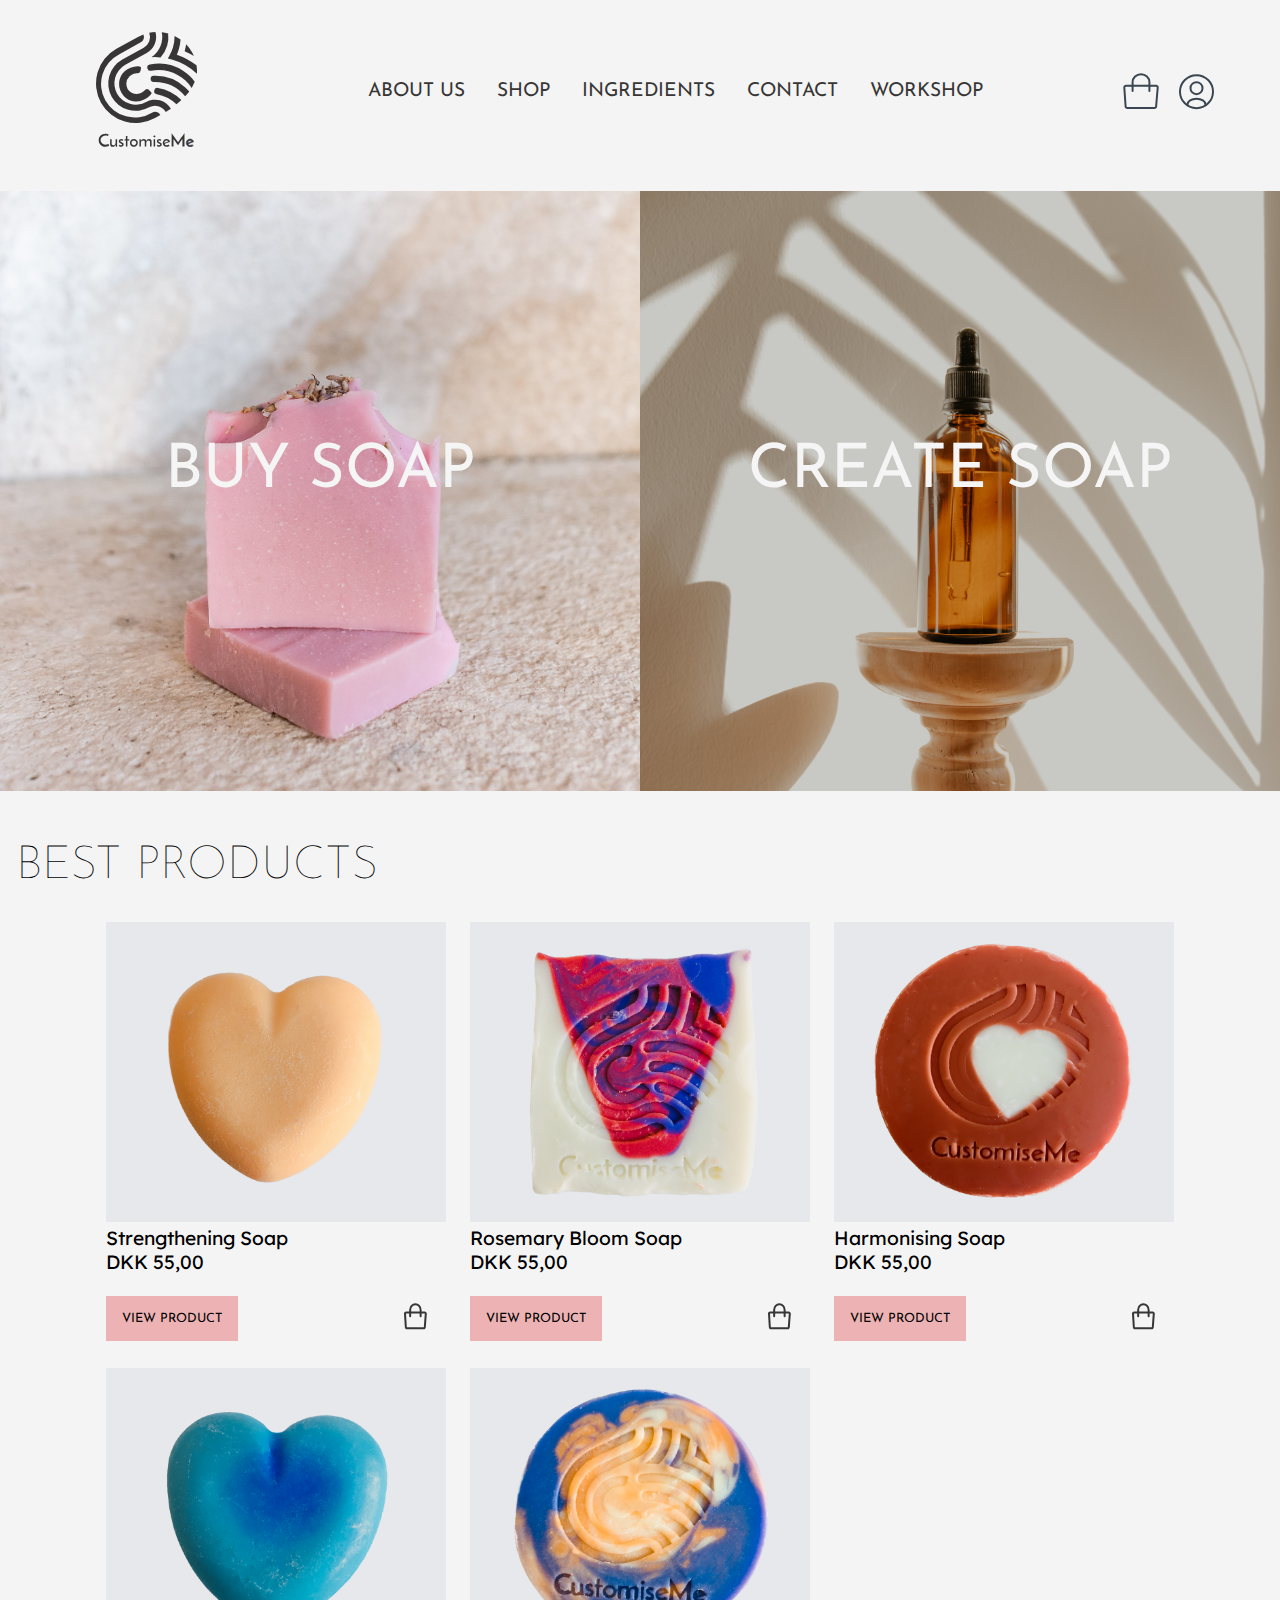
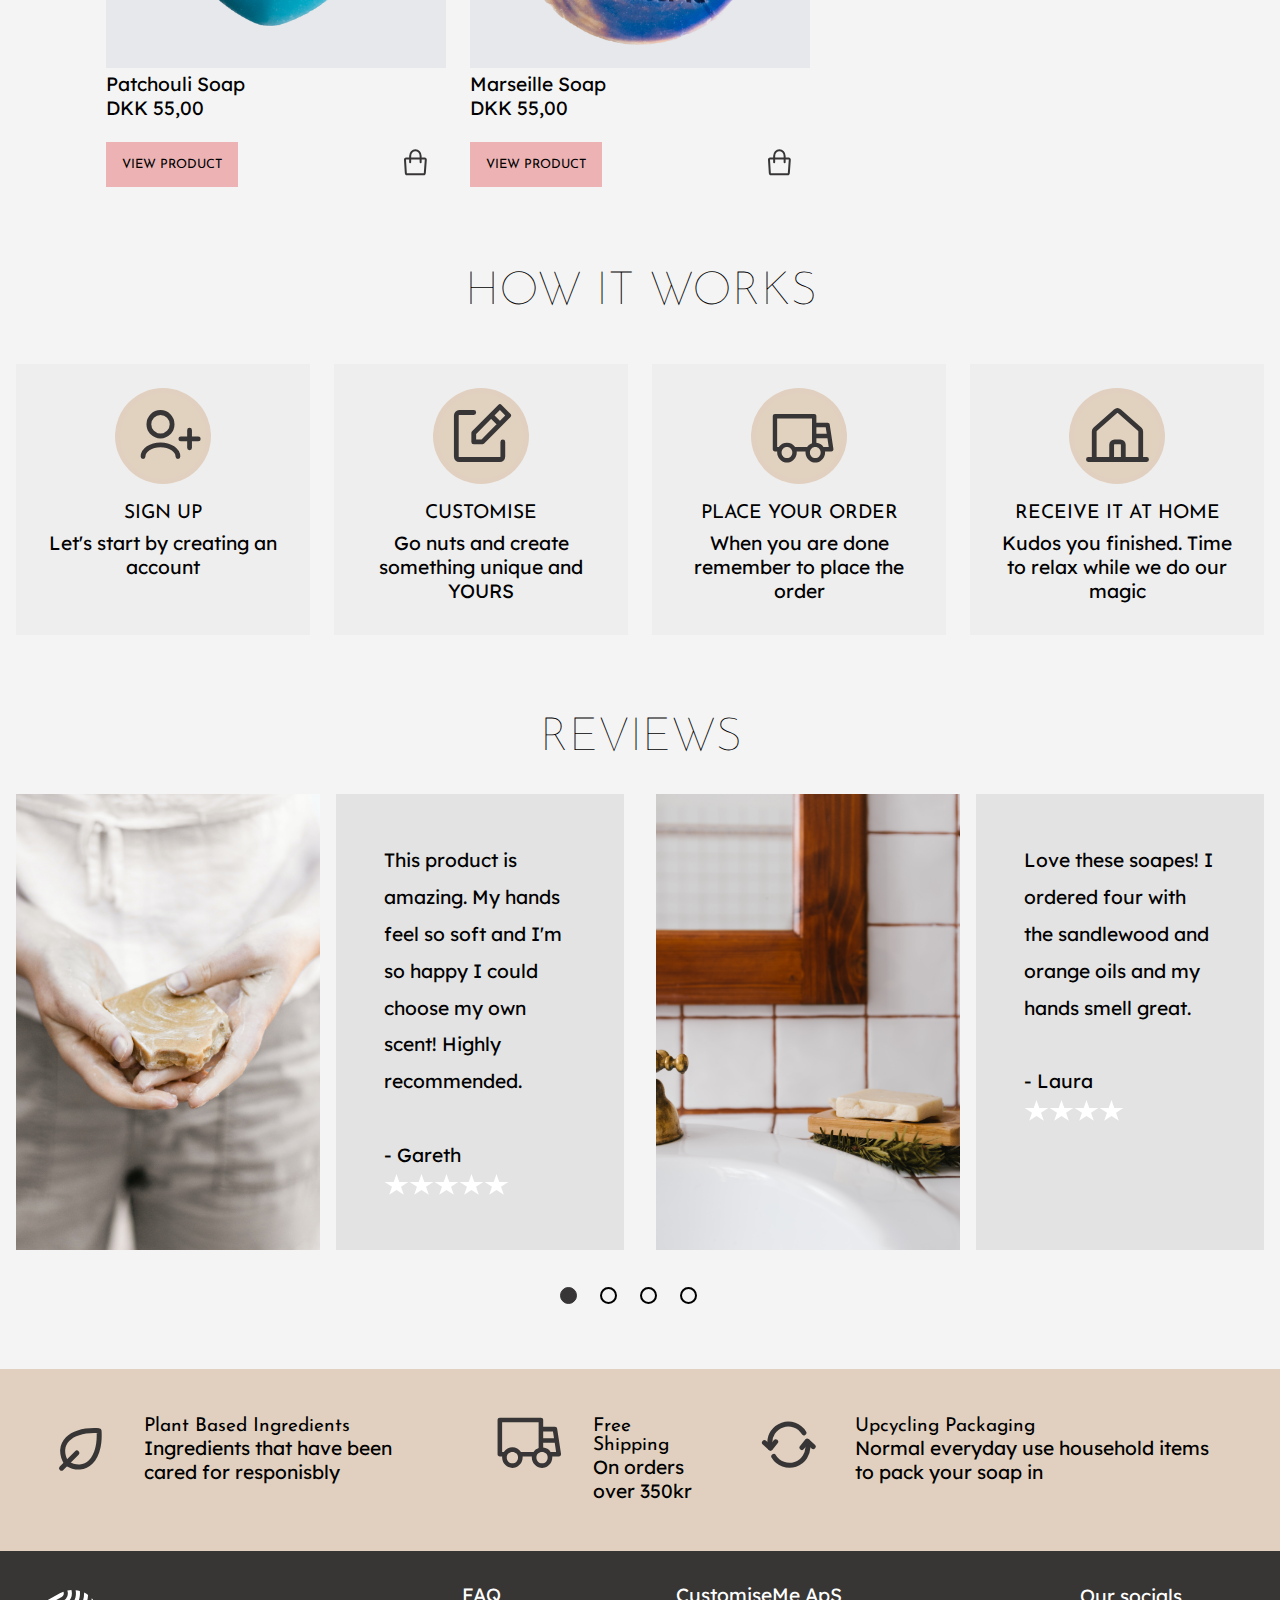
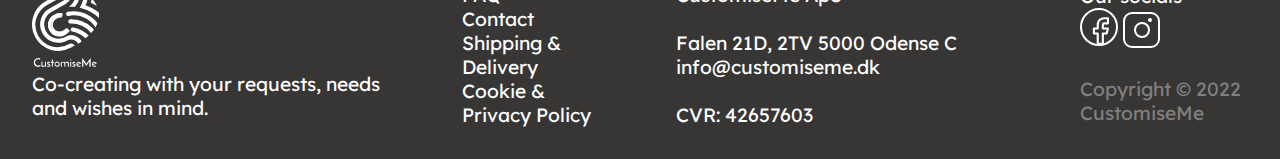
<file: index.html>
<!DOCTYPE html>
<html lang="en">
  <head>
    <meta charset="UTF-8" />
    <meta http-equiv="X-UA-Compatible" content="IE=edge" />
    <meta name="viewport" content="width=device-width, initial-scale=1.0" />
    <title>Landing Page</title>
    <link rel="stylesheet" href="style.css" />
  </head>
  <body>
    <header class="banner">
      <div class="navflex">
        <div class="logo">
          <a href="#0"><img src="svg/customiseme.svg" alt="logo" /></a>
        </div>
        <div class="togglebuttonflex">
          <img class="toggle-btn" src="svg/menu.svg" alt="menu" />
        </div>
      </div>

      <nav>
        <ul>
          <li><a href="index.html">ABOUT US</a></li>
          <li><a href="productlist.html">SHOP</a></li>
          <li><a href="index.html">INGREDIENTS</a></li>
          <li><a href="index.html">CONTACT</a></li>
          <li><a href="index.html">WORKSHOP</a></li>
        </ul>
      </nav>
      <div class="navicons">
        <img src="svg/ShoppingBag.svg" alt="shoppingbag" />
        <img src="svg/profile.svg" alt="profile" />
      </div>
    </header>

    <main>
      <section class="images">
        <div class="frame">
          <a href="productlist.html">
            <h1>BUY SOAP</h1>
            <img
              src="img/sincerely-media-WnAWIVf1Md8-unsplash.jpg"
              alt="Buy Soap"
            />
          </a>
        </div>
        <div class="frame">
          <a href="customise.html">
            <h1>CREATE SOAP</h1>
            <img
              src="img/kadarius-seegars-Mxy5gokl8mE-unsplash.jpg"
              alt="Create Soap"
            />
          </a>
        </div>
      </section>

      <section class="bestproducts">
        <h2>BEST PRODUCTS</h2>
        <div class="productgrid">
          <article>
            <a href="product.html?id=6225fc81b553854000016494"
              ><img src="img/newsoapphotos/soap2.jpeg" alt="barpic"
            /></a>
            <div class="soapinfo">
              <p class="productname">Strengthening Soap</p>
              <p class="price">DKK 55,00</p>
            </div>
            <div class="buttons">
              <p>
                <a
                  href="product.html?id=6225fc81b553854000016494"
                  class="buttonstyle"
                  >VIEW PRODUCT</a
                >
              </p>
              <div class="soppingbag"></div>
            </div>
          </article>
          <article>
            <a href="product.html?id=6225fc1bb55385400001648c"
              ><img src="img/newsoapphotos/soap7.jpeg" alt="barpic"
            /></a>
            <div class="soapinfo">
              <p class="productname">Rosemary Bloom Soap</p>
              <p class="price">DKK 55,00</p>
            </div>
            <div class="buttons">
              <p>
                <a
                  href="product.html?id=6225fc1bb55385400001648c"
                  class="buttonstyle"
                  >VIEW PRODUCT</a
                >
              </p>
              <div class="soppingbag"></div>
            </div>
          </article>
          <article>
            <a href="product.html?id=6225f9bfb553854000016459"
              ><img src="img/newsoapphotos/soap13.jpeg" alt="barpic"
            /></a>
            <div class="soapinfo">
              <p class="productname">Harmonising Soap</p>
              <p class="price">DKK 55,00</p>
            </div>
            <div class="buttons">
              <p>
                <a
                  href="product.html?id=6225f9bfb553854000016459"
                  class="buttonstyle"
                  >VIEW PRODUCT</a
                >
              </p>
              <div class="soppingbag"></div>
            </div>
          </article>
          <article>
            <a href="product.html?id=6225fb2cb553854000016479"
              ><img src="img/newsoapphotos/soap3.jpeg" alt="barpic"
            /></a>
            <div class="soapinfo">
              <p class="productname">Patchouli Soap</p>
              <p class="price">DKK 55,00</p>
            </div>
            <div class="buttons">
              <p>
                <a
                  href="product.html?id=6225fb2cb553854000016479"
                  class="buttonstyle"
                  >VIEW PRODUCT</a
                >
              </p>
              <div class="soppingbag"></div>
            </div>
          </article>
          <article>
            <a href="product.html?id=6225fb05b553854000016475"
              ><img src="img/newsoapphotos/soap11.jpeg" alt="barpic"
            /></a>
            <div class="soapinfo">
              <p class="productname">Marseille Soap</p>
              <p class="price">DKK 55,00</p>
            </div>
            <div class="buttons">
              <p>
                <a
                  href="product.html?id=6225fb05b553854000016475"
                  class="buttonstyle"
                  >VIEW PRODUCT</a
                >
              </p>
              <div class="soppingbag"></div>
            </div>
          </article>
        </div>
      </section>

      <section class="howitworks">
        <h2>HOW IT WORKS</h2>
        <div class="howgrid">
          <article>
            <img src="svg/user.svg" alt="svg" />
            <h3>SIGN UP</h3>
            <p>Let's start by creating an account</p>
          </article>
          <article>
            <img src="svg/custom.svg" alt="svg" />
            <h3>CUSTOMISE</h3>
            <p>Go nuts and create something unique and YOURS</p>
          </article>
          <article>
            <img src="svg/truck.svg" alt="svg" />
            <h3>PLACE YOUR ORDER</h3>
            <p>When you are done remember to place the order</p>
          </article>
          <article>
            <img src="svg/house.svg" alt="svg" />
            <h3>RECEIVE IT AT HOME</h3>
            <p>Kudos you finished. Time to relax while we do our magic</p>
          </article>
        </div>
      </section>

      <section class="reviews">
        <h2>REVIEWS</h2>
        <div class="reviewlayout">
          <article class="singlereview">
            <img src="img/sincerely-media-UmDfdonflT0-unsplash.jpg" alt="" />
            <div class="textcontainer">
              <p>
                This product is amazing. My hands feel so soft and I'm so happy
                I could choose my own scent! Highly recommended. <br />
                <br />
                - Gareth
              </p>
              <div class="stars5"></div>
            </div>
          </article>
          <article class="singlereview">
            <img src="img/nadia-clabassi-JlNVIpjk478-unsplash.jpg" alt="" />
            <div class="textcontainer">
              <p>
                Love these soapes! I ordered four with the sandlewood and orange
                oils and my hands smell great. <br />
                <br />
                - Laura
              </p>
              <div class="stars4"></div>
            </div>
          </article>
        </div>
        <div class="dots">
          <div class="full"></div>
          <div class="empty"></div>
          <div class="empty"></div>
          <div class="empty"></div>
        </div>
      </section>

      <section class="companyinfo">
        <div class="ingredients">
          <div class="plant"></div>
          <div class="companytext">
            <h3>Plant Based Ingredients</h3>
            <p>Ingredients that have been cared for responisbly</p>
          </div>
        </div>
        <div class="shipping">
          <div class="car"></div>
          <div class="companytext">
            <h3>Free Shipping</h3>
            <p>On orders over 350kr</p>
          </div>
        </div>
        <div class="packaging">
          <div class="upcycle"></div>
          <div class="companytext">
            <h3>Upcycling Packaging</h3>
            <p>Normal everyday use household items to pack your soap in</p>
          </div>
        </div>
      </section>
    </main>
    <footer>
      <div>
        <a href="#0"><img src="svg/whitelogo.svg" alt="whitelogo" /></a>
        <p>Co-creating with your requests, needs and wishes in mind.</p>
      </div>
      <ul>
        <li>FAQ</li>
        <li>Contact</li>
        <li>Shipping & Delivery</li>
        <li>Cookie & Privacy Policy</li>
      </ul>
      <div>
        <p>
          CustomiseMe ApS <br /><br />
          Falen 21D, 2TV 5000 Odense C info@customiseme.dk
          <br /><br />
          CVR: 42657603
        </p>
      </div>
      <div class="socials">
        <p>Our socials</p>
        <a class="fb" href="https://www.facebook.com/customisemedk"
          ><img src="svg/facebook.svg" alt="facebook"
        /></a>
        <a href="https://www.instagram.com/customisemedk/"
          ><img src="svg/instagram.svg" alt="instagram"
        /></a>
        <br /><br />
        <p class="copyright">Copyright &copy; 2022 CustomiseMe</p>
      </div>
    </footer>
    <script src="burgermenu.js"></script>
  </body>
</html>
</file>
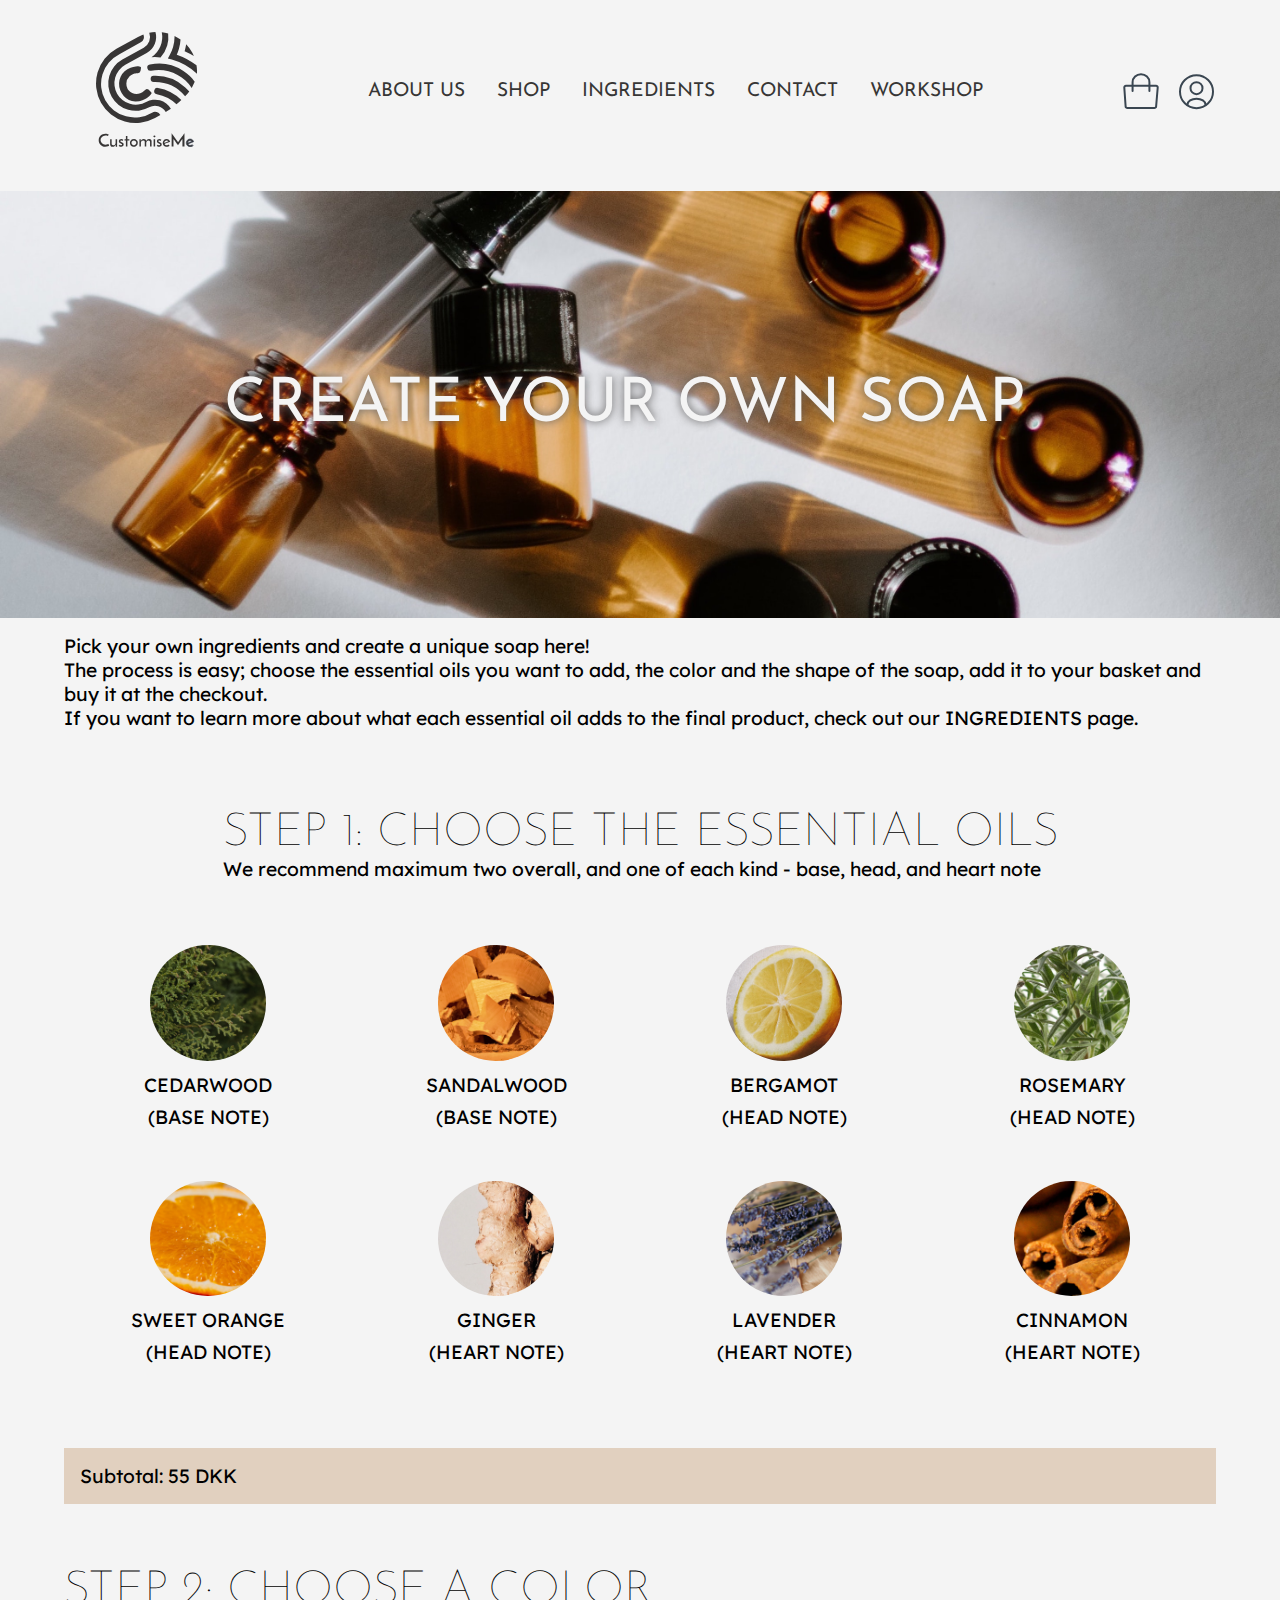
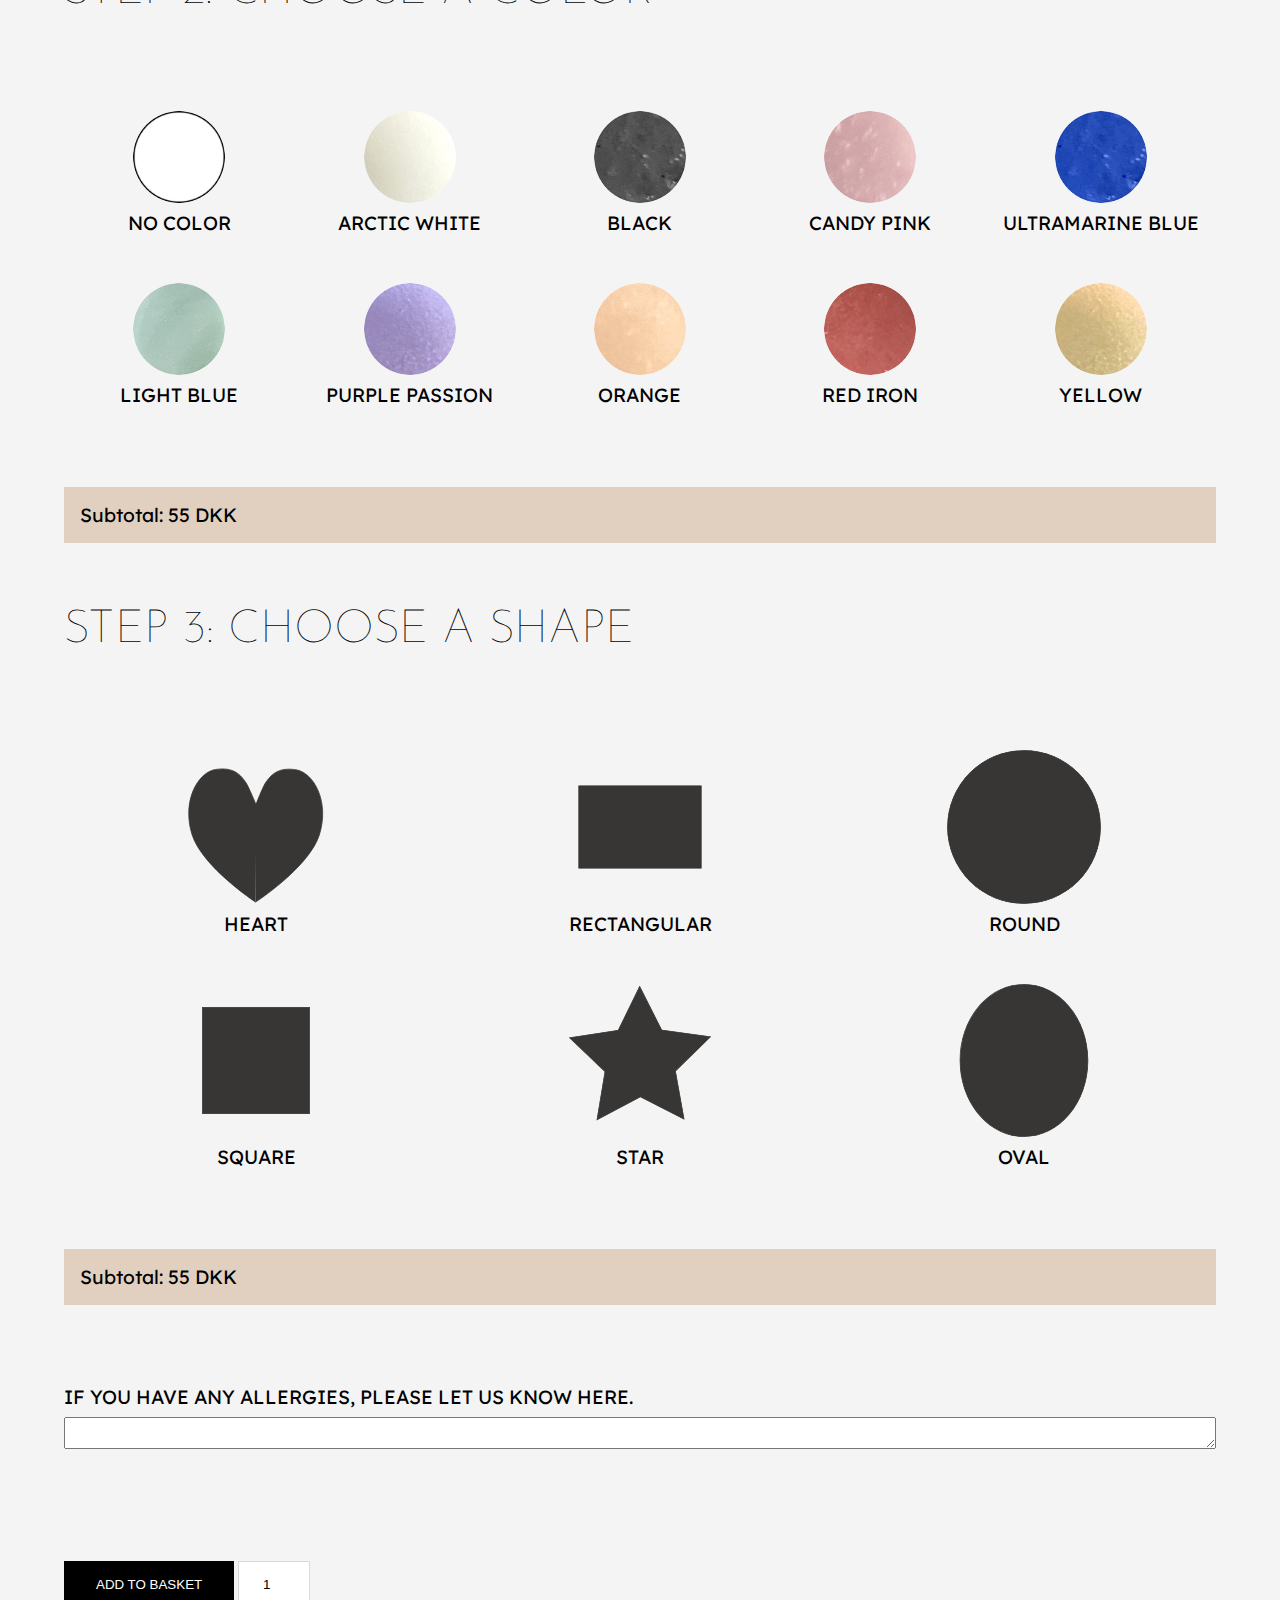
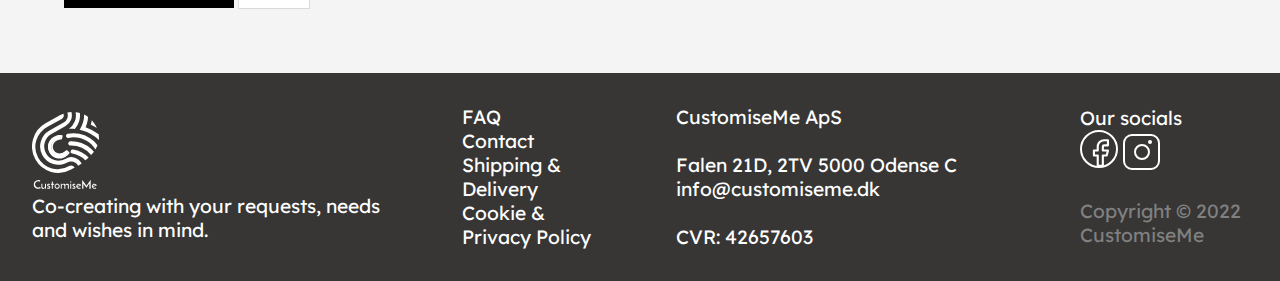
<file: customise.html>
<!DOCTYPE html>
<html lang="en">
  <head>
    <meta charset="UTF-8" />
    <meta http-equiv="X-UA-Compatible" content="IE=edge" />
    <meta name="viewport" content="width=device-width, initial-scale=1.0" />
    <title>Customise Page</title>
    <link rel="stylesheet" href="customise.css" />
    <link rel="stylesheet" href="style.css" />
  </head>
  <body>
    <header class="banner">
      <div class="navflex">
        <div class="logo">
          <a href="index.html"><img src="svg/customiseme.svg" alt="logo" /></a>
        </div>
        <div class="togglebuttonflex">
          <img class="toggle-btn" src="svg/menu_black_24dp.svg" alt="menu" />
        </div>
      </div>

      <nav>
        <ul>
          <li><a href="index.html">ABOUT US</a></li>
          <li><a href="productlist.html">SHOP</a></li>
          <li><a href="index.html">INGREDIENTS</a></li>
          <li><a href="index.html">CONTACT</a></li>
          <li><a href="index.html">WORKSHOP</a></li>
        </ul>
      </nav>
      <div class="navicons">
        <img src="svg/ShoppingBag.svg" alt="shoppingbag" />
        <img src="svg/profile.svg" alt="profile" />
      </div>
    </header>
    <main id="customisemain">
      <div id="header">
        <img src="img/header.jpg" alt="header" />
        <div id="header_text">
          <h1>Create your own soap</h1>
        </div>
      </div>

      <div id="explanation">
        <p>
          Pick your own ingredients and create a unique soap here!<br />
          The process is easy; choose the essential oils you want to add, the
          color and the shape of the soap, add it to your basket and buy it at
          the checkout.<br />
          If you want to learn more about what each essential oil adds to the
          final product, check out our INGREDIENTS page.
        </p>
      </div>

      <form name="customise" method="POST" data-netlify="true">
        <!-- STEP ONE: CHOOSE ESSENTIAL OILS -->
        <div class="smallflex">
          <div id="title_subtitle">
            <h2>Step 1: Choose the essential oils</h2>
            <p>
              We recommend maximum two overall, and one of each kind - base,
              head, and heart note
            </p>
          </div>

          <div id="options1">
            <label class="oil_check">
              <input type="checkbox" name="oil" value="cedarwood" />
              <img src="img/cedarimg.jpg" alt="cedar_img" />
              Cedarwood<br />
              (base note)
            </label>

            <label class="oil_check">
              <input type="checkbox" name="oil" value="sandalwood" />
              <img src="img/sandalimg.jpg" alt="sandal_img" />
              Sandalwood<br />(base note)
            </label>

            <label class="oil_check">
              <input type="checkbox" name="oil" value="bergamot" />
              <img src="img/bergamotimg.jpg" alt="bergamot_img" />
              Bergamot<br />(head note)
            </label>

            <label class="oil_check">
              <input type="checkbox" name="oil" value="rosemary" />
              <img src="img/rosemimg.jpg" alt="rosemary_img" />
              Rosemary<br />(head note)
            </label>

            <label class="oil_check">
              <input type="checkbox" name="oil" value="sweetorange" />
              <img src="img/orimg.jpg" alt="orange_img" />
              Sweet orange<br />(head note)
            </label>

            <label class="oil_check">
              <input type="checkbox" name="oil" value="ginger" />
              <img src="img/gingimg.jpg" alt="ginger_img" />
              Ginger<br />(heart note)
            </label>

            <label class="oil_check">
              <input type="checkbox" name="oil" value="lavender" />
              <img src="img/lavendimg.jpg" alt="lavender_img" />
              Lavender<br />(heart note)
            </label>

            <label class="oil_check">
              <input type="checkbox" name="oil" value="cinnamon" />
              <img src="img/cinnimg.jpg" alt="cinnamon_img" />
              Cinnamon<br />(heart note)
            </label>
          </div>
        </div>

        <div class="subtotal">
          <div class="subtotal_box">
            <p>Subtotal: 55 DKK</p>
          </div>
        </div>

        <!-- STEP TWO: CHOOSE COLOR -->
        <!-- <div class="smallflex"> -->

        <div class="title">
          <h2>Step 2: Choose a color</h2>
        </div>

        <div id="options2">
          <label>
            <input type="checkbox" name="color" value="nocolor" />
            <img src="img/nocolor.jpg" alt="nocolor_img" />
            No Color
          </label>

          <label>
            <input type="checkbox" name="color" value="arcticwhite" />
            <img src="img/white.jpg" alt="white_img" />
            Arctic White
          </label>

          <label>
            <input type="checkbox" name="color" value="black" />
            <img src="img/black.jpg" alt="black_img" />
            Black
          </label>

          <label>
            <input type="checkbox" name="color" value="candypink" />
            <img src="img/pink.jpg" alt="candypink_img" />
            Candy Pink
          </label>

          <label>
            <input type="checkbox" name="color" value="ultramarineblue" />
            <img src="img/ultrablue.jpg" alt="ultramarineblue_img" />
            Ultramarine Blue
          </label>

          <label>
            <input type="checkbox" name="color" value="lightblue" />
            <img src="img/lightblue.jpg" alt="lightblue_img" />
            Light Blue
          </label>

          <label>
            <input type="checkbox" name="color" value="purplepassion" />
            <img src="img/purple.jpg" alt="purplepassion_img" />
            Purple Passion
          </label>

          <label>
            <input type="checkbox" name="color" value="orange" />
            <img src="img/orange.jpg" alt="orange_img" />
            Orange
          </label>

          <label>
            <input type="checkbox" name="color" value="rediron" />
            <img src="img/rediron.jpg" alt="rediron_img" />
            Red Iron
          </label>

          <label>
            <input type="checkbox" name="color" value="yellow" />
            <img src="img/yellow.jpg" alt="yellow_img" />
            Yellow
          </label>
        </div>

        <div class="subtotal">
          <div class="subtotal_box">
            <p>Subtotal: 55 DKK</p>
          </div>
        </div>
        <!-- </div> -->

        <!-- STEP THREE: CHOOSE SHAPE -->
        <!-- <div class="smallflex"> -->

        <div class="title">
          <h2>Step 3: Choose a shape</h2>
        </div>

        <div id="options3">
          <label>
            <input type="radio" name="shape" />
            <img src="img/heart.svg" alt="heart_shape" />
            Heart
          </label>

          <label>
            <input type="radio" name="shape" />
            <img src="img/rectangle.svg" alt="rect_shape" />
            Rectangular
          </label>

          <label>
            <input type="radio" name="shape" />
            <img src="img/round.svg" alt="round_shape" />
            Round
          </label>

          <label>
            <input type="radio" name="shape" />
            <img src="img/square.svg" alt="square_shape" />
            Square
          </label>

          <label>
            <input type="radio" name="shape" />
            <img src="img/star.svg" alt="star_shape" />
            Star
          </label>

          <label>
            <input type="radio" name="shape" />
            <img src="img/oval.svg" alt="oval_shape" />
            Oval
          </label>
        </div>

        <div class="subtotal">
          <div class="subtotal_box">
            <p>Subtotal: 55 DKK</p>
          </div>
        </div>

        <!-- ALLERGIES -->

        <div id="allergies">
          <label>
            If you have any allergies, please let us know here.
            <textarea name="message"></textarea>
          </label>
        </div>

        <div>
          <button class="basket">ADD TO BASKET</button>
          <input
            class="quant"
            type="number"
            id="quantity"
            name="quantity"
            min="1"
            max="10"
            value="1"
          />
        </div>

        <!-- </div> -->
      </form>
    </main>
    <footer>
      <div>
        <a href="#0"><img src="svg/whitelogo.svg" alt="whitelogo" /></a>
        <p>Co-creating with your requests, needs and wishes in mind.</p>
      </div>
      <ul>
        <li>FAQ</li>
        <li>Contact</li>
        <li>Shipping & Delivery</li>
        <li>Cookie & Privacy Policy</li>
      </ul>
      <div>
        <p>
          CustomiseMe ApS <br /><br />
          Falen 21D, 2TV 5000 Odense C info@customiseme.dk
          <br /><br />
          CVR: 42657603
        </p>
      </div>
      <div class="socials">
        <p>Our socials</p>
        <a href="https://www.facebook.com/customisemedk"
          ><img src="svg/facebook.svg" alt="facebook"
        /></a>
        <a href="https://www.instagram.com/customisemedk/"
          ><img src="svg/instagram.svg" alt="instagram"
        /></a>
        <br /><br />
        <p class="copyright">Copyright &copy; 2022 CustomiseMe</p>
      </div>
    </footer>
  </body>
</html>
</file>
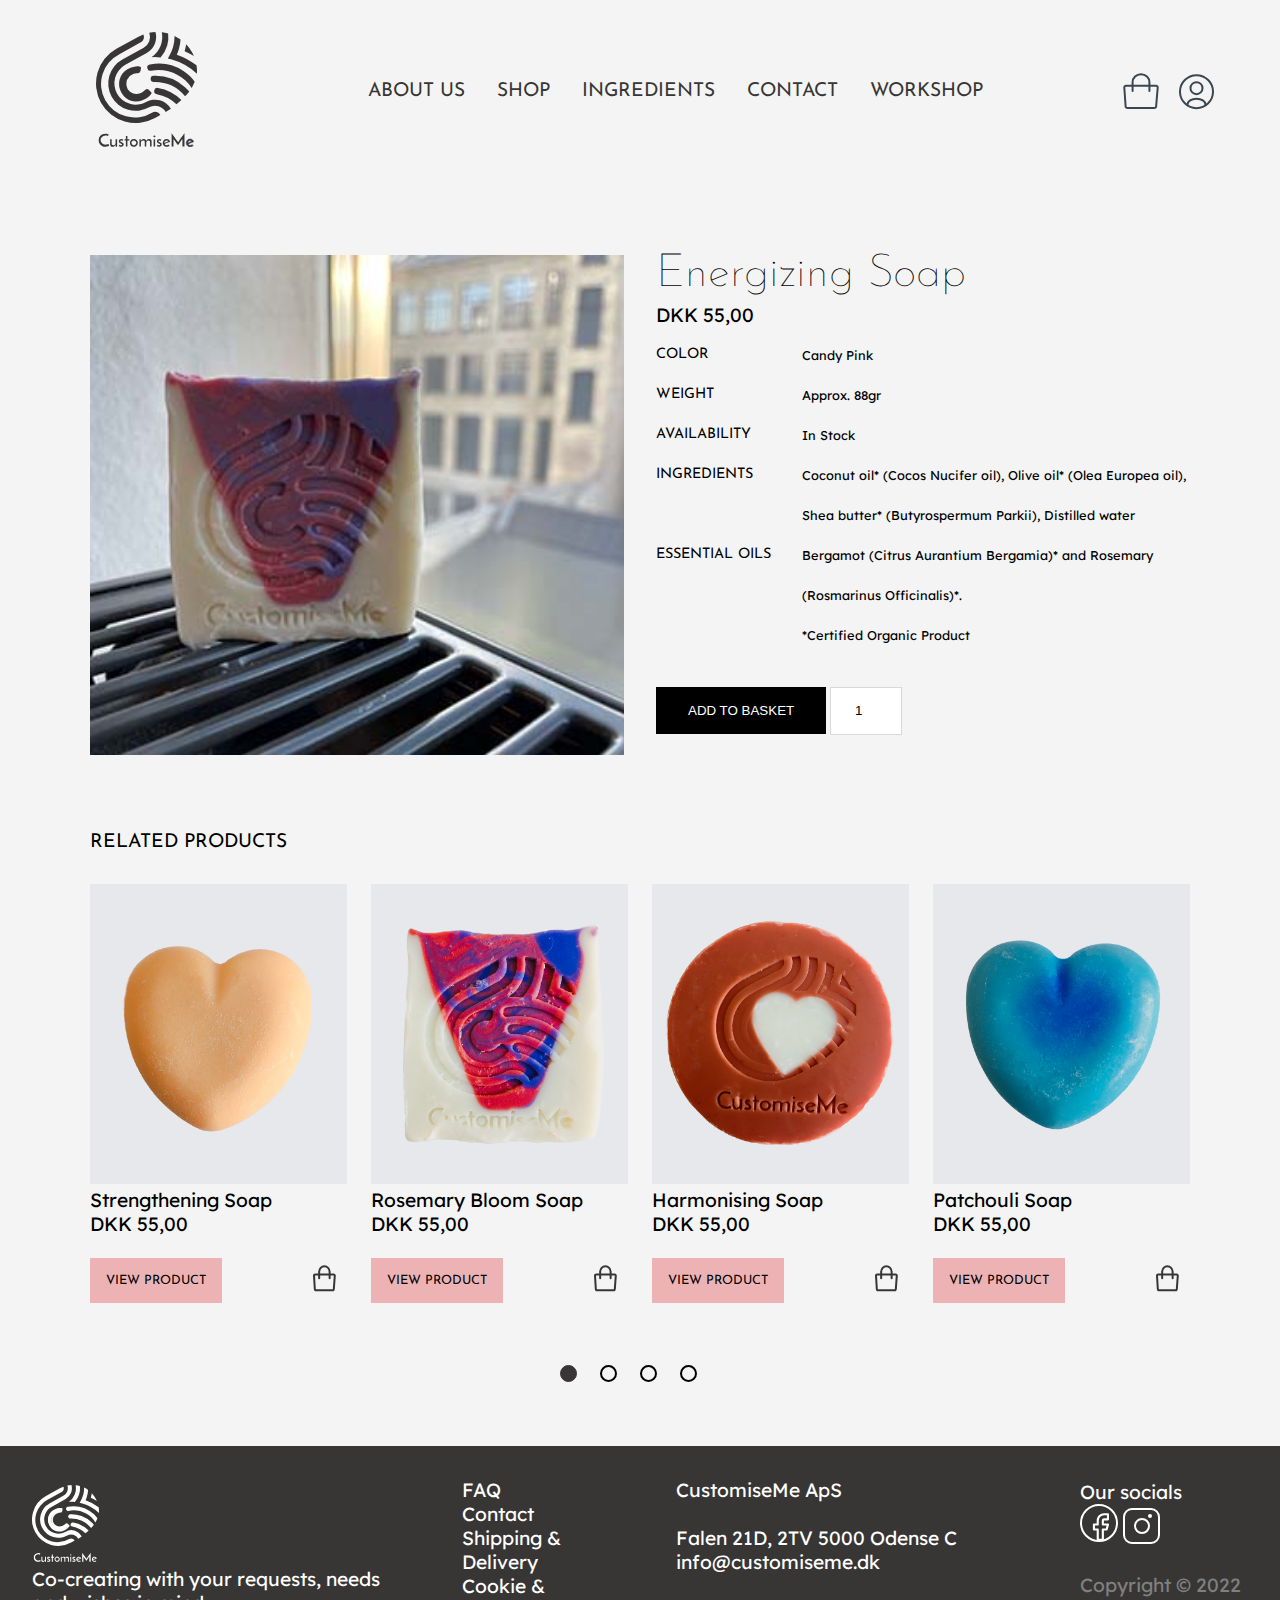
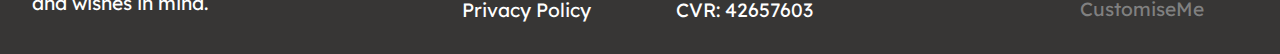
<file: product.html>
<!DOCTYPE html>
<html lang="en">
  <head>
    <meta charset="UTF-8" />
    <meta http-equiv="X-UA-Compatible" content="IE=edge" />
    <meta name="viewport" content="width=device-width, initial-scale=1.0" />
    <title>Single Product</title>
    <link rel="stylesheet" href="style.css" />
  </head>
  <body>
    <header class="banner">
      <div class="navflex">
        <div class="logo">
          <a href="index.html"><img src="svg/customiseme.svg" alt="logo" /></a>
        </div>
        <div class="togglebuttonflex">
          <img class="toggle-btn" src="svg/menu_black_24dp.svg" alt="menu" />
        </div>
      </div>

      <nav>
        <ul>
          <li><a href="index.html">ABOUT US</a></li>
          <li><a href="productlist.html">SHOP</a></li>
          <li><a href="index.html">INGREDIENTS</a></li>
          <li><a href="index.html">CONTACT</a></li>
          <li><a href="index.html">WORKSHOP</a></li>
        </ul>
      </nav>
      <div class="navicons">
        <img src="svg/ShoppingBag.svg" alt="shoppingbag" />
        <img src="svg/profile.svg" alt="profile" />
      </div>
    </header>

    <main>
      <section class="singlesoap">
        <div class="soapcontainer">
          <img src="img/IMG_2627.jpg" alt="soap" />
        </div>
        <div class="soapinfo">
          <h2 class="soapname">Energizing Soap</h2>

          <div class="pricebox">
            <p>DKK <span class="price"> 55</span>,00</p>
          </div>

          <div class="colorbox">
            <h4>COLOR</h4>
            <p class="color">Candy Pink</p>
          </div>

          <div class="weightbox">
            <h4>WEIGHT</h4>
            <p class="weight">Approx. 88gr</p>
          </div>

          <div class="availbox">
            <h4>AVAILABILITY</h4>
            <p class="availability">In Stock</p>
          </div>

          <div class="ingredbox">
            <h4>INGREDIENTS</h4>
            <p class="ingredients">
              Coconut oil* (Cocos Nucifer oil), Olive oil* (Olea Europea oil),
              Shea butter* (Butyrospermum Parkii), Distilled water
            </p>
          </div>

          <div class="essentialbox">
            <h4>ESSENTIAL OILS</h4>
            <p class="essential">
              Bergamot (Citrus Aurantium Bergamia)* and Rosemary (Rosmarinus
              Officinalis)*.
            </p>
          </div>

          <div class="certifybox">
            <h4 id="cer">Certified</h4>
            <p class="certified">*Certified Organic Product</p>
          </div>

          <button class="basket">ADD TO BASKET</button>
          <input
            class="quant"
            type="number"
            id="quantity"
            name="quantity"
            min="1"
            max="10"
            value="1"
          />
        </div>
      </section>

      <section class="related">
        <h3>RELATED PRODUCTS</h3>
        <div class="relatedgrid">
          <article>
            <a href="product.html?id=6225fc81b553854000016494"
              ><img src="img/newsoapphotos/soap2.jpeg" alt="barpic"
            /></a>
            <div class="soapinfo">
              <p class="productname">Strengthening Soap</p>
              <p class="price">DKK 55,00</p>
            </div>
            <div class="buttons">
              <p>
                <a
                  href="product.html?id=6225fc81b553854000016494"
                  class="buttonstyle"
                  >VIEW PRODUCT</a
                >
              </p>
              <div class="soppingbag"></div>
            </div>
          </article>
          <article>
            <a href="product.html?id=6225fc1bb55385400001648c"
              ><img src="img/newsoapphotos/soap7.jpeg" alt="barpic"
            /></a>
            <div class="soapinfo">
              <p class="productname">Rosemary Bloom Soap</p>
              <p class="price">DKK 55,00</p>
            </div>
            <div class="buttons">
              <p>
                <a
                  href="product.html?id=6225fc1bb55385400001648c"
                  class="buttonstyle"
                  >VIEW PRODUCT</a
                >
              </p>
              <div class="soppingbag"></div>
            </div>
          </article>
          <article>
            <a href="product.html?id=6225f9bfb553854000016459"
              ><img src="img/newsoapphotos/soap13.jpeg" alt="barpic"
            /></a>
            <div class="soapinfo">
              <p class="productname">Harmonising Soap</p>
              <p class="price">DKK 55,00</p>
            </div>
            <div class="buttons">
              <p>
                <a
                  href="product.html?id=6225f9bfb553854000016459"
                  class="buttonstyle"
                  >VIEW PRODUCT</a
                >
              </p>
              <div class="soppingbag"></div>
            </div>
          </article>
          <article>
            <a href="product.html?id=6225fb2cb553854000016479"
              ><img src="img/newsoapphotos/soap3.jpeg" alt="barpic"
            /></a>
            <div class="soapinfo">
              <p class="productname">Patchouli Soap</p>
              <p class="price">DKK 55,00</p>
            </div>
            <div class="buttons">
              <p>
                <a
                  href="product.html?id=6225fb2cb553854000016479"
                  class="buttonstyle"
                  >VIEW PRODUCT</a
                >
              </p>
              <div class="soppingbag"></div>
            </div>
          </article>
        </div>
        <div class="dots">
          <div class="full"></div>
          <div class="empty"></div>
          <div class="empty"></div>
          <div class="empty"></div>
        </div>
      </section>
    </main>
    <footer>
      <div>
        <a href="#0"><img src="svg/whitelogo.svg" alt="whitelogo" /></a>
        <p>Co-creating with your requests, needs and wishes in mind.</p>
      </div>
      <ul>
        <li>FAQ</li>
        <li>Contact</li>
        <li>Shipping & Delivery</li>
        <li>Cookie & Privacy Policy</li>
      </ul>
      <div>
        <p>
          CustomiseMe ApS <br /><br />
          Falen 21D, 2TV 5000 Odense C info@customiseme.dk
          <br /><br />
          CVR: 42657603
        </p>
      </div>
      <div class="socials">
        <p>Our socials</p>
        <a href="https://www.facebook.com/customisemedk"
          ><img src="svg/facebook.svg" alt="facebook"
        /></a>
        <a href="https://www.instagram.com/customisemedk/"
          ><img src="svg/instagram.svg" alt="instagram"
        /></a>
        <br /><br />
        <p class="copyright">Copyright &copy; 2022 CustomiseMe</p>
      </div>
    </footer>
    <script src="burgermenu.js"></script>
    <script src="product.js"></script>
  </body>
</html>
</file>
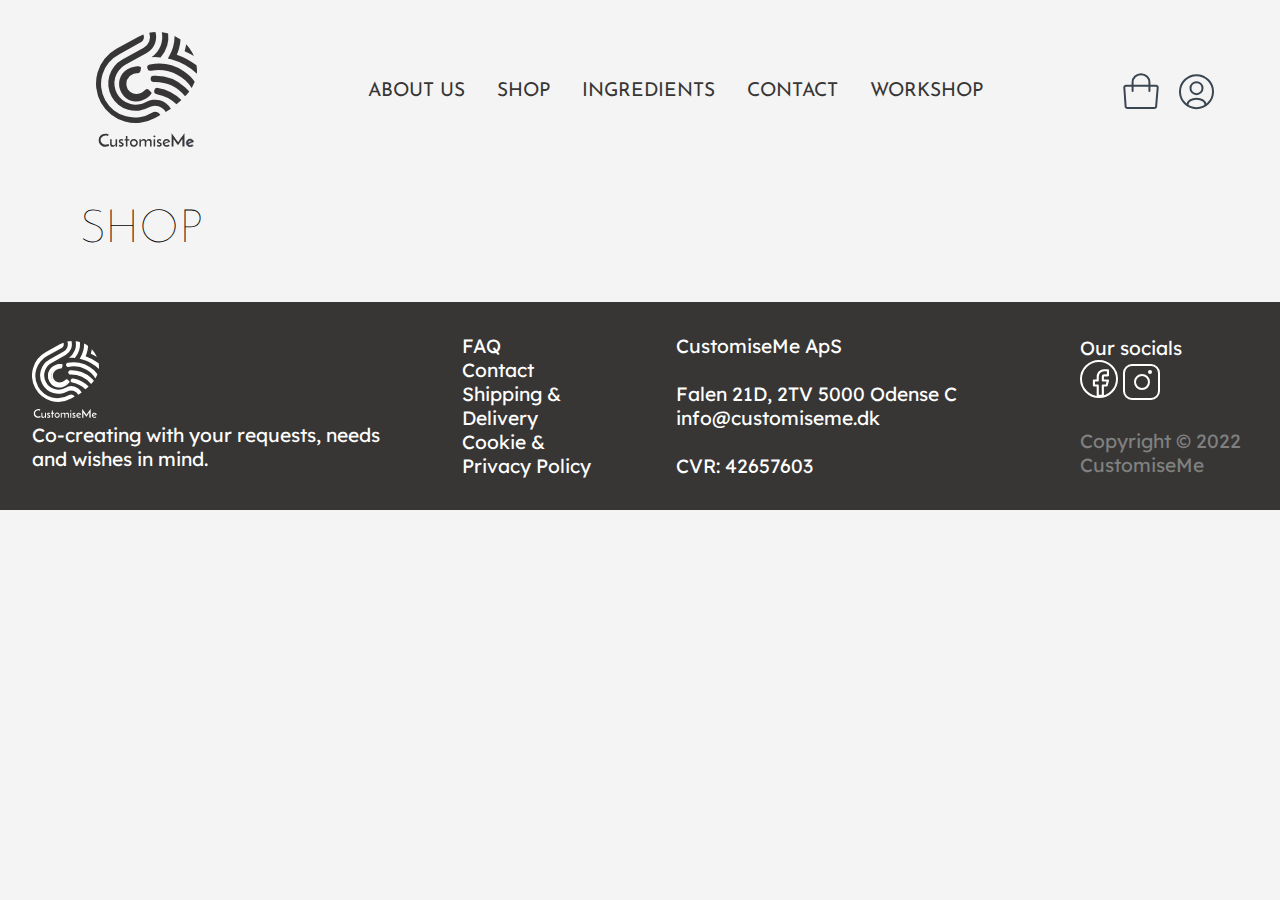
<file: productlist.html>
<!DOCTYPE html>
<html lang="en">
  <head>
    <meta charset="UTF-8" />
    <meta http-equiv="X-UA-Compatible" content="IE=edge" />
    <meta name="viewport" content="width=device-width, initial-scale=1.0" />
    <title>Product List</title>
    <link rel="stylesheet" href="style.css" />
  </head>
  <body>
    <header class="banner">
      <div class="navflex">
        <div class="logo">
          <a href="index.html"><img src="svg/customiseme.svg" alt="logo" /></a>
        </div>
        <div class="togglebuttonflex">
          <img class="toggle-btn" src="svg/menu_black_24dp.svg" alt="menu" />
        </div>
      </div>

      <nav>
        <ul>
          <li><a href="index.html">ABOUT US</a></li>
          <li><a href="productlist.html">SHOP</a></li>
          <li><a href="index.html">INGREDIENTS</a></li>
          <li><a href="index.html">CONTACT</a></li>
          <li><a href="index.html">WORKSHOP</a></li>
        </ul>
      </nav>
      <div class="navicons">
        <img src="svg/ShoppingBag.svg" alt="shoppingbag" />
        <img src="svg/profile.svg" alt="profile" />
      </div>
    </header>
    <h2 id="shopname">SHOP</h2>
    <main class="productgridmain">
      <template id="productlistTemplate">
        <article>
          <a href="product.html"
            ><img
              class="soapImage"
              src="http://thordiskara.com/newsoapphotos/soap1.jpeg"
              alt="barpic"
          /></a>
          <div class="soapinfo">
            <p class="productname">Calming Soap</p>
            <p class="price">DKK <span>55</span>,00</p>
          </div>
          <div class="buttons">
            <p><a href="product.html" class="buttonstyle">VIEW PRODUCT</a></p>
            <div class="shoppingbag"></div>
          </div>
        </article>
      </template>
    </main>

    <footer>
      <div>
        <a href="#0"><img src="svg/whitelogo.svg" alt="whitelogo" /></a>
        <p>Co-creating with your requests, needs and wishes in mind.</p>
      </div>
      <ul>
        <li>FAQ</li>
        <li>Contact</li>
        <li>Shipping & Delivery</li>
        <li>Cookie & Privacy Policy</li>
      </ul>
      <div>
        <p>
          CustomiseMe ApS <br /><br />
          Falen 21D, 2TV 5000 Odense C info@customiseme.dk
          <br /><br />
          CVR: 42657603
        </p>
      </div>
      <div class="socials">
        <p>Our socials</p>
        <a href="https://www.facebook.com/customisemedk"
          ><img src="svg/facebook.svg" alt="facebook"
        /></a>
        <a href="https://www.instagram.com/customisemedk/"
          ><img src="svg/instagram.svg" alt="instagram"
        /></a>
        <br /><br />
        <p class="copyright">Copyright &copy; 2022 CustomiseMe</p>
      </div>
    </footer>

    <script src="productlist.js"></script>
    <script src="burgermenu.js"></script>
  </body>
</html>
</file>
<file: style.css>
@import url("https://fonts.googleapis.com/css2?family=Josefin+Sans&display=swap");
@import url("https://fonts.googleapis.com/css2?family=Josefin+Sans:wght@300&display=swap");
@import url("https://fonts.googleapis.com/css2?family=Lexend:wght@300&display=swap");

:root {
  /* Whenever you use josefin Sans as a font, add font-weight (light or regular/bold) */
  /* This should be regular font weight */
  --ff-pri: "Josefin Sans", sans-serif;
  /* This should be light font weight hen used) */
  --ff-sec: "Josefin Sans", sans-serif;
  --ff-ter: "Lexend", sans-serif;

  /* For font seizing */
  --fs-xxs: 0.5rem;
  --fs-xs: 0.8rem;
  --fs-s: 1.2rem;
  --fs-m: clamp(1.1rem, 1vw + 0.8rem, 1.8rem);
  --fs-l: clamp(1.7rem, 2.36vw + 1rem, 3.1rem);
  --fs-xl: clamp(2.3rem, 3.54vw + 1rem, 4.2rem);

  /* For colors */
  --clr-bg: #f4f4f4;
  --clr-pri: #373635;
  --clr-sec: #e1d0bf;
  --clr-blck: #000;
  /* Maybe we add a new accent color */
  --clr-acc: #e1d0bf;

  /* For seizing in general */
  --sp-xs: 0.5rem;
  --sp-s: 1rem;
  --sp-m: 2rem;
  --sp-l: 4rem;
  --sp-xl: 8rem;
  --sp-xxl: 12rem;
}

* {
  margin: 0;
  padding: 0;
  list-style: none;
  box-sizing: border-box;
}

html {
  scroll-behavior: smooth;
}

body {
  font-family: var(--ff-ter);
  background-color: var(--clr-bg);
}

h1 {
  font-family: var(--ff-pri);
  font-weight: normal;
  font-size: var(--fs-xl);
}

h2 {
  font-family: var(--ff-sec);
  font-weight: lighter;
  font-size: var(--fs-l);
}

h3 {
  font-family: var(--ff-sec);
  font-weight: normal;
  font-size: var(--fs-s);
}
h4 {
  font-family: var(--ff-sec);
  font-weight: normal;
  font-size: 0.9rem;
}

p {
  font-family: var(--ff-ter);
  font-size: var(--fs-s);
}

/* NAV */

nav {
  display: flex;
  justify-content: space-between;
}

nav ul {
  display: flex;
  justify-content: space-evenly;
  align-items: center;
  gap: var(--sp-s);
  font-family: var(--ff-sec);
  font-size: var(--fs-s);
}

nav a {
  color: var(--clr-pri);
  text-decoration: none;
}
.navflex {
  display: flex;
  justify-content: space-between;
  margin: var(--sp-m);
}

.toggle-btn {
  background: transparent;
  border: none;
  display: block;
  min-height: 30px;
  font-size: 1.1rem;
  cursor: pointer;
}
.close {
  background: transparent;
  border: none;
  display: block;

  min-height: 30px;
  font-size: 1.1rem;
  cursor: pointer;
}

.navicons {
  display: none;
}

.togglebuttonflex {
  display: flex;
  justify-content: flex-end;
  align-items: center;
}

nav {
  display: none;
}

nav.shown {
  border-top: 1px solid var(--clr-pri);
  padding-top: 1rem;
  display: flex;
  flex: 1 1 100%;
  flex-flow: column;
}

nav ul {
  display: flex;
  flex-flow: column;
}
.banner {
  border-bottom: 1px solid var(--clr-pri);
  width: 90%;
  margin-left: 5%;
  padding-bottom: 0.5rem;
}

/* Footer */
footer {
  background-color: var(--clr-pri);
  font-family: var(--ff-ter);
  font-size: var(--fs-s);
  color: white;
  display: grid;
  padding: var(--sp-m);
  gap: var(--sp-xl);
  grid-template-columns: 1fr 1fr;
  align-items: center;
}

.copyright {
  color: gray;
}

/* Media for burgermenu */

@media (min-width: 1000px) {
  .banner {
    display: flex;
    justify-content: space-between;
    align-items: center;
    border: none;
  }
  .navicons {
    display: flex;
    justify-content: center;
    align-items: center;
    gap: var(--sp-s);
  }
  .navflex {
    display: flex;
    justify-content: space-between;
  }

  nav ul {
    flex-flow: row;
    gap: var(--sp-m);
  }

  nav ul li {
    font-size: var(--fs-s);
  }

  .logo {
    width: 6%;
  }

  nav {
    display: block;
    flex-flow: row;
  }

  /* burgermenu */
  .toggle-btn {
    display: none;
  }
  .close {
    display: none;
  }
  footer {
    display: flex;
    gap: var(--sp-l);
    justify-content: space-between;
  }
  .socials {
    width: 20%;
  }
}

@media (min-width: 1300px) {
  nav ul li {
    font-size: var(--fs-s);
  }
}

/* HOME PAGE */
.images {
  display: flex;
  justify-content: center;
}

.frame {
  position: relative;
  width: 100%;
}

.frame img {
  width: 100%;
  height: 600px;
  object-fit: cover;
}

.frame a > h1 {
  position: absolute;
  top: 250px;
  text-align: center;
  width: 100%;
  z-index: 10;
  color: whitesmoke;
  text-decoration: none;
}

.frame a:hover h1 {
  transform: scale(1.1);
  transition: all 0.5s ease-in-out;
}

.frame a:hover img {
  filter: brightness(80%);
}

.bestproducts,
.howitworks,
.reviews {
  margin-left: 1rem;
  margin-right: 1rem;
}

.bestproducts h2 {
  padding-top: 3rem;
  padding-bottom: 2rem;
}

.productgrid {
  display: grid;
  grid-template-columns: repeat(auto-fill, minmax(340px, 200px));
  gap: 1.5rem;
  justify-content: center;
}
.productgridmain {
  display: grid;
  grid-template-columns: repeat(auto-fill, minmax(350px, 200px));
  grid-column-gap: 1.5rem;
  justify-content: center;
}

article img {
  width: 100%;
  height: 300px;
  object-fit: cover;
}
.soapImage {
  width: 100%;
  height: 300px;
  object-fit: cover;
}
.soapImage:hover {
  opacity: 0.5;
}

.soapinfo {
  margin-bottom: 0.8rem;
}
/* .buttonss {
  display: flex;
  justify-content: space-between;
  padding-top: 1rem;
  padding: 1rem;
} */

.buttons {
  display: flex;
  justify-content: space-between;
  padding-top: 1rem;
  cursor: pointer;
}

button {
  background-color: #edb3b4;
  border: none;
  padding: 0.5rem;
  cursor: pointer;
}

.buttonstyle {
  background-color: #edb3b4;
  border: none;
  padding: 1rem;
  cursor: pointer;
  color: black;
  font-family: var(--ff-sec);
  font-size: var(--fs-xs);
}

.buttons a {
  text-decoration: none;
}

.price {
  text-align: left;
  font-size: var(--fs-s);
}

.soppingbag {
  background-image: url(svg/Shopping-Bag.svg);
  background-size: auto;
  background-repeat: no-repeat;
  aspect-ratio: 1/1.2;
  width: 10%;
  height: 10%;
  margin-right: 0.5rem;
}
.shoppingbag {
  background-image: url(svg/Shopping-Bag.svg);
  background-size: auto;
  background-repeat: no-repeat;
  aspect-ratio: 1/1.2;
  width: 25px;
  height: 100px;
  margin-right: 1px;
}

.howitworks h2 {
  padding-top: 5rem;
  padding-bottom: 3rem;
  text-align: center;
}
.howgrid {
  display: grid;
  grid-template-columns: repeat(4, 1fr);
  gap: 1.5rem;
  justify-content: center;
}

.howgrid article {
  text-align: center;
  background-color: #eeeeee;
  padding: 0 2rem 2rem 2rem;
}

.howgrid img {
  height: 6rem;
  width: 6rem;
  background-color: var(--clr-sec);
  border-radius: 50%;
  padding: 0.3rem;
  margin-top: 1.5rem;
}
.howgrid h3 {
  padding-top: 1rem;
  padding-bottom: 0.5rem;
}

.reviews {
  margin-bottom: 4rem;
}
.reviews h2 {
  padding-top: 5rem;
  padding-bottom: 2rem;
  text-align: center;
}

.reviewlayout {
  display: grid;
  grid-template-columns: 1fr 1fr;
  gap: 2rem;
}

.singlereview {
  display: flex;
  gap: 1rem;
}

.singlereview img {
  max-width: 50%;
  height: auto;
}

.textcontainer {
  background-color: #e3e3e3;
  padding: 3rem;
  line-height: 2.3rem;
}

.stars5 {
  background-image: url(svg/stars4.svg);
  background-size: auto;
  background-repeat: no-repeat;
  aspect-ratio: 1/1;
  width: 8rem;
  height: 1.5rem;
}

.stars4 {
  background-image: url(svg/stars5.svg);
  background-size: auto;
  background-repeat: no-repeat;
  aspect-ratio: 1/1;
  width: 8rem;
  height: 1.5rem;
}

.dots {
  display: flex;
  justify-content: center;
  padding-top: 2.3rem;
}
#shopname {
  padding-top: 1rem;
  padding-left: 5rem;
  padding-bottom: 3rem;
}

.full {
  background-image: url(svg/fulldot.svg);
  background-size: auto;
  background-repeat: no-repeat;
  width: 2.5rem;
  height: 1.1rem;
}
.empty {
  background-image: url(svg/emptydot.svg);
  background-size: auto;
  background-repeat: no-repeat;
  width: 2.5rem;
  height: 1.1rem;
}

.companyinfo {
  display: flex;
  justify-content: space-between;
  background-color: var(--clr-sec);
  padding: 3rem;
  gap: 3rem;
}

.ingredients,
.shipping,
.packaging {
  display: flex;
  gap: 2rem;
}

.plant {
  background-image: url(svg/Leaf.svg);
  background-size: auto;
  background-repeat: no-repeat;
  aspect-ratio: 1/1;
  width: 4rem;
  height: 4rem;
}

.car {
  background-image: url(svg/vector.svg);
  background-size: auto;
  background-repeat: no-repeat;
  aspect-ratio: 1/1;
  width: 4rem;
  height: 4rem;
}

.upcycle {
  background-image: url(svg/Refresh2.svg);
  background-size: auto;
  background-repeat: no-repeat;
  aspect-ratio: 1/1;
  width: 4rem;
  height: 4rem;
}

/* HOME PAGE MEDIA QUERIES*/

@media screen and (max-width: 950px) {
  .howgrid {
    grid-template-columns: repeat(2, 1fr);
  }

  .reviewlayout {
    grid-template-columns: 1fr;
    grid-template-rows: 1fr;
  }

  .singlereview {
    max-height: 25rem;
  }

  .singlereview img {
    max-width: 50%;
    height: auto;
  }
}

@media screen and (max-width: 650px) {
  .singlereview {
    max-height: 28rem;
  }

  .singlereview img {
    max-width: 40%;
    height: auto;
  }
  .companyinfo {
    display: flex;
    flex-wrap: wrap;
    gap: 4rem;
  }
}

@media screen and (max-width: 515px) {
  .productgrid {
    grid-template-columns: repeat(auto-fill, minmax(400px, 300px));
    gap: 3rem;
  }

  article img {
    width: 100%;
    height: 400px;
    object-fit: cover;
  }
}

/* PRODUCT PAGE */

.singlesoap {
  display: grid;
  grid-template-columns: 1fr 1fr;
  line-height: 2.5rem;
  padding-top: 4rem;
  gap: 2rem;
  margin-left: auto;
  margin-right: auto;
  max-width: 1100px;
  width: 100%;
}

.soapcontainer {
  grid-column: 1/2;
  position: relative;
  width: 100%;
}

.soapcontainer img {
  width: 100%;
  height: 500px;
  object-fit: cover;
}

.soapinfo {
  grid-column: 2/3;
}

.span {
  font-weight: bolder;
}

.quant {
  background-color: rgb(255, 255, 255);
  min-width: 72px;
  min-height: 48px;
  border: 1px solid rgb(217, 217, 217);
  text-align: center;
  padding: 5px 0px 5px;
  align-items: center;
  transition: all 0.15s linear 0s;
  color: rgb(0, 0, 0);
}

.quant:hover {
  border-color: rgb(119, 118, 120);
}

.related {
  margin-left: auto;
  margin-right: auto;
  max-width: 1100px;
  padding-top: 4rem;
  padding-bottom: 4rem;
}

.relatedgrid {
  display: grid;
  grid-template-columns: repeat(4, 1fr);
  gap: 1.5rem;
  padding: 2rem 0 2rem 0;
}

.basket {
  background-color: black;
  color: white;
  padding: 1rem 2rem;
  margin-top: 2rem;
}

.pricebox,
.colorbox,
.weightbox,
.availbox,
.ingredbox,
.essentialbox,
.certifybox {
  display: grid;
  grid-template-columns: 1fr 3fr;
  gap: 1rem;
}

.color,
.weight,
.availability,
.ingredients,
.essential,
.certified {
  font-size: var(--fs-xs);
}

#cer {
  visibility: hidden;
}
@media screen and (max-width: 1180px) {
  .singlesoap {
    padding-left: 4rem;
    padding-right: 2rem;
  }

  .related {
    padding-left: 4rem;
    padding-right: 2rem;
  }
}
@media screen and (max-width: 1000px) {
  .singlesoap {
    grid-template-columns: 1fr;
    grid-template-rows: 400px 1fr;
    padding-left: 4rem;
    padding-right: 4rem;
  }

  .soapcontainer {
    grid-column: 1/2;
    grid-row: 1/2;
    background-color: #e6e8eb;
  }

  .soapcontainer img {
    width: 100%;
    height: 400px;
    object-fit: contain;
  }
  .soapinfo {
    grid-column: 1/2;
    grid-row: 2/3;
  }

  .basket {
    margin-bottom: 2rem;
  }

  .related {
    padding-left: 4rem;
    padding-right: 4rem;
  }

  .relatedgrid {
    grid-template-columns: repeat(2, 1fr);
    row-gap: 4rem;
  }

  .relatedgrid img {
    width: 100%;
    height: 220px;
    object-fit: cover;
  }
  .related .productname,
  .related .price {
    font-size: 0.9rem;
  }
}

@media screen and (max-width: 600px) {
  .pricebox,
  .colorbox,
  .weightbox,
  .availbox,
  .ingredbox,
  .essentialbox,
  .certifybox {
    gap: 2rem;
  }
  .soppingbag {
    aspect-ratio: 1/1.2;
    width: 13%;
    height: 13%;
    margin-right: 0.5rem;
  }
}
</file>
<file: customise.css>
@import url("https://fonts.googleapis.com/css2?family=Josefin+Sans&display=swap");
@import url("https://fonts.googleapis.com/css2?family=Josefin+Sans:wght@300&display=swap");
@import url("https://fonts.googleapis.com/css2?family=Lexend:wght@300&display=swap");

:root {
  /* Whenever you use josefin Sans as a font, add font-weight (light or regular/bold) */
  /* This should be regular font weight */
  --ff-pri: "Josefin Sans", sans-serif;
  /* This should be light font weight hen used) */
  --ff-sec: "Josefin Sans", sans-serif;
  --ff-ter: "Lexend", sans-serif;

  /* For font seizing */
  --fs-xs: 0.8rem;
  --fs-s: 1.2rem;
  --fs-m: clamp(1.1rem, 1vw + 0.8rem, 1.8rem);
  --fs-l: clamp(1.7rem, 2.36vw + 1rem, 3.1rem);
  --fs-xl: clamp(2.3rem, 3.54vw + 1rem, 4.2rem);

  /* For colors */
  --clr-bg: #f4f4f4;
  --clr-pri: #373635;
  --clr-sec: #e1d0bf;
  --clr-blck: #000;
  /* Maybe we add a new accent color */
  --clr-acc: #e1d0bf;

  /* For seizing in general */
  --sp-xs: 0.5rem;
  --sp-s: 1rem;
  --sp-m: 2rem;
  --sp-l: 4rem;
  --sp-xl: 8rem;
  --sp-xxl: 12rem;
}

* {
  margin: 0;
  padding: 0;
  list-style: none;
  box-sizing: border-box;
}

html {
  scroll-behavior: smooth;
}

body {
  background-color: var(--clr-bg);
  font-family: var(--ff-ter);
}

h1 {
  font-family: var(--ff-pri);
  font-weight: normal;
  font-size: var(--fs-xl);
}

h2 {
  font-family: var(--ff-sec);
  font-weight: lighter;
  font-size: var(--fs-l);
}

p {
  font-family: var(--ff-ter);
  font-size: var(--fs-s);
}

/* CUSTOMISE PAGE */

#customisemain {
  display: grid;
  grid-template-rows: auto;
  gap: 5rem;
  margin: var(--sp-l);
}

#header {
  grid-row: 1 / 2;
  position: relative;
  text-align: center;
  margin: -4rem;
}

#customisemain h1,
#customisemain h2 {
  text-transform: uppercase;
}

#header img {
  display: block;
  max-width: 100%;
  height: auto;
}

#header_text {
  position: absolute;
  color: var(--clr-bg);
  margin: 0 -1rem 0 -1rem;
  top: 50%;
  left: 50%;
  transform: translate(-45%, -45%);
  text-shadow: 0px 0px 10px #5e5d5d;
}

form {
  display: flex;
  flex-direction: column;
  justify-content: space-evenly;
  gap: var(--sp-l);
}

.options {
  display: flex;
  flex-direction: row;
  flex-wrap: wrap;
  justify-content: space-around;
  gap: var(--sp-m);
}

label {
  display: flex;
  flex-direction: column;
  align-items: center;
  gap: var(--sp-xs);
  margin: 2rem 0 1rem 0;

  font-family: var(--ff-ter);
  font-size: var(--fs-s);
  text-transform: uppercase;
}

.oil_check {
  text-align: center;
  line-height: 2rem;
}

.smallflex {
  display: flex;
  flex-direction: row;
  flex-wrap: wrap;
  justify-content: space-around;
  gap: var(--sp-m);
}

/* step one */

#title_subtitle {
  display: flex;
  flex-direction: column;
  flex-wrap: wrap;
  justify-content: center;
}

form img {
  display: block;
  max-width: 25%;
  height: auto;
  border-radius: 50%;
}

/* step two */

#steptwo {
  display: flex;
  flex-direction: row;
  flex-wrap: wrap;
  justify-content: space-around;
  gap: var(--sp-m);
}

#steptwo img {
  display: block;
  max-width: 40%;
  height: auto;
  border-radius: 50%;
}

/* step three */

#stepthree {
  display: flex;
  flex-direction: row;
  flex-wrap: wrap;
  justify-content: space-around;
  gap: var(--sp-m);
}

#stepthree img {
  display: block;
  max-width: 30%;
  height: auto;
  border-radius: 50%;
}

/* HIDE CHECKBOX AND RADIO */
[type="checkbox"] {
  position: absolute;
  opacity: 0;
  width: 0;
  height: 0;
}

[type="radio"] {
  position: absolute;
  opacity: 0;
  width: 0;
  height: 0;
}

/* IMAGE STYLES */
[type="checkbox"] + img {
  cursor: pointer;
}

[type="radio"] + img {
  cursor: pointer;
}

/* CHECKED STYLES */

form img:hover {
  outline: 3px solid #edb3b4;
  outline-offset: 2px;
}

[type="checkbox"]:checked + img {
  outline: 3px solid #edb3b4;
  outline-offset: 2px;
}

[type="radio"]:checked + img {
  outline: 3px solid #edb3b4;
  outline-offset: 2px;
}

.subtotal_box {
  background-color: var(--clr-acc);
  padding: var(--sp-s);
}

#allergies label {
  display: flex;
  flex-direction: column;
  align-items: stretch;
  gap: var(--sp-xs);
  margin: 1rem 0 1rem 0;

  font-family: var(--ff-ter);
  font-size: var(--fs-s);
  text-transform: uppercase;
}

.basket {
  background-color: black;
  color: white;
  padding: 1rem 2rem;
  cursor: pointer;
}

.quant {
  background-color: rgb(255, 255, 255);
  min-width: 72px;
  min-height: 48px;
  border: 1px solid rgb(217, 217, 217);
  text-align: center;
  padding: 5px 0px 5px;
  align-items: center;
  transition: all 0.15s linear 0s;
  color: rgb(0, 0, 0);
}

.quant:hover {
  border-color: rgb(119, 118, 120);
}

@media only screen and (min-width: 650px) {
  /* CHECKBOX AND RADIO GRID */
  #options1 {
    display: grid;
    grid-template-columns: repeat(3, 1fr);
    grid-template-rows: min-content;
  }

  #options2 {
    display: grid;
    grid-template-columns: repeat(3, 1fr);
    grid-template-rows: min-content;
  }

  #options3 {
    display: grid;
    grid-template-columns: repeat(3, 1fr);
    grid-template-rows: min-content;
  }

  form img {
    display: block;
    max-width: 40%;
    height: auto;
    border-radius: 50%;
  }
}

@media only screen and (min-width: 1100px) {
  #header img {
    display: block;
    max-width: 100%;
    height: auto;
  }

  #header_text {
    position: absolute;
    color: var(--clr-bg);
    top: 50%;
    right: -15%;
    transform: translate(-50%, -50%);
  }

  /* CHECKBOX AND RADIO GRID */
  #options1 {
    display: grid;
    grid-template-columns: repeat(4, 1fr);
    grid-template-rows: min-content;
  }

  #options2 {
    display: grid;
    grid-template-columns: repeat(5, 1fr);
    grid-template-rows: min-content;
  }

  #options3 {
    display: grid;
    grid-template-columns: repeat(3, 1fr);
    grid-template-rows: min-content;
  }

  form img {
    display: block;
    max-width: 40%;
    height: auto;
    border-radius: 50%;
  }
}

/* NAV */

nav {
  display: flex;
  justify-content: space-between;
}

nav ul {
  display: flex;
  justify-content: space-evenly;
  align-items: center;
  gap: var(--sp-s);
  font-family: var(--ff-sec);
  font-size: var(--fs-s);
}

nav a {
  color: var(--clr-pri);
  text-decoration: none;
}
.navflex {
  display: flex;
  justify-content: space-between;
  margin: var(--sp-m);
}

.toggle-btn {
  background: transparent;
  border: none;
  display: block;
  min-width: 60px;
  min-height: 44px;
  font-size: 1.1rem;
  cursor: pointer;
}
.close {
  background: transparent;
  border: none;
  display: block;
  min-width: 44px;
  min-height: 44px;
  font-size: 1.1rem;
  cursor: pointer;
}

.navicons {
  display: none;
}

.togglebuttonflex {
  display: flex;
  justify-content: flex-end;
  align-items: center;
}

nav {
  display: none;
}

nav.shown {
  border-top: 1px solid var(--clr-pri);
  padding-top: 1rem;
  display: flex;
  flex: 1 1 100%;
  flex-flow: column;
}

nav ul {
  display: flex;
  flex-flow: column;
}
.banner {
  border-bottom: 1px solid var(--clr-pri);
  width: 90%;
  margin-left: 5%;
  padding-bottom: 0.5rem;
}

/* Footer */
footer {
  background-color: var(--clr-pri);
  font-family: var(--ff-ter);
  font-size: var(--fs-s);
  color: white;
  display: grid;
  padding: var(--sp-l);
  gap: var(--sp-xl);
  grid-template-columns: 1fr 1fr;
  align-items: center;
}

.copyright {
  color: gray;
}

/* Media for burgermenu */

@media (min-width: 1000px) {
  .banner {
    display: flex;
    justify-content: space-between;
    align-items: center;
    border: none;
  }
  .navicons {
    display: flex;
    justify-content: center;
    align-items: center;
    gap: var(--sp-s);
  }
  .navflex {
    display: flex;
    justify-content: space-between;
  }

  nav ul {
    flex-flow: row;
    gap: var(--sp-m);
  }

  .logo {
    width: 6%;
  }
  nav {
    display: block;
    flex-flow: row;
  }

  /* burgermenu */
  .toggle-btn {
    display: none;
  }
  .close {
    display: none;
  }
  footer {
    display: flex;
    gap: var(--sp-l);
    justify-content: space-between;
  }
  .socials {
    width: 20%;
  }
}

@media (min-width: 1300px) {
  nav ul li {
    font-size: var(--fs-m);
  }
}
</file>
